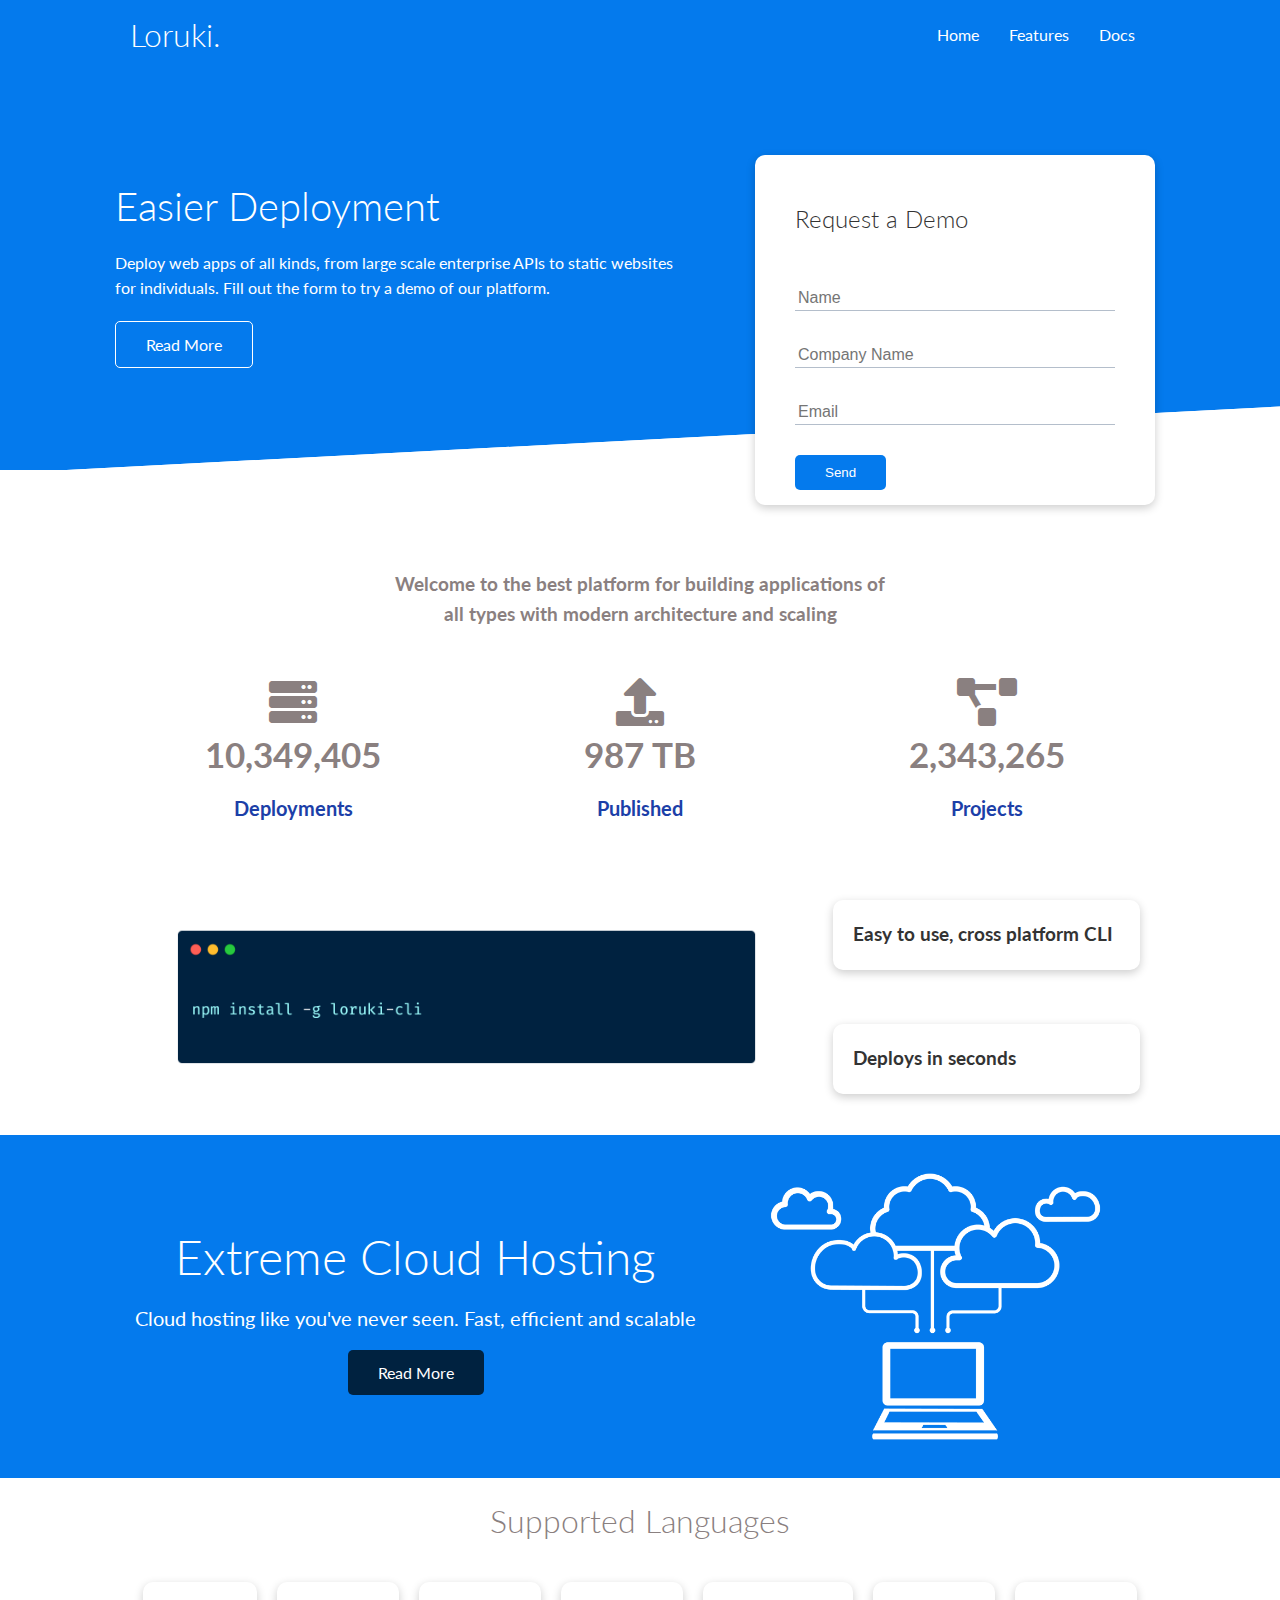
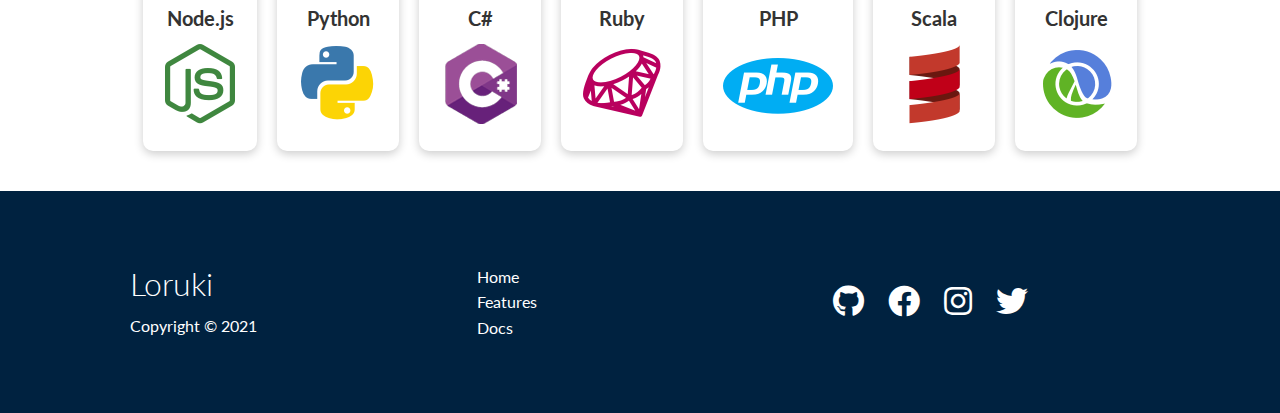
<file: index.html>
<!DOCTYPE html>
<html lang="en">
  <head>
    <meta charset="UTF-8" />
    <meta http-equiv="X-UA-Compatible" content="IE=edge" />
    <meta name="viewport" content="width=device-width, initial-scale=1.0" />
    <link
      rel="stylesheet"
      href="https://cdnjs.cloudflare.com/ajax/libs/font-awesome/5.15.4/css/all.min.css"
      integrity="sha512-1ycn6IcaQQ40/MKBW2W4Rhis/DbILU74C1vSrLJxCq57o941Ym01SwNsOMqvEBFlcgUa6xLiPY/NS5R+E6ztJQ=="
      crossorigin="anonymous"
      referrerpolicy="no-referrer"
    />
    <link rel="stylesheet" href="css/utilities.css" />
    <link rel="stylesheet" href="css/style.css" />
    <title>Loruki | Cloud Hosting for Everyone</title>
  </head>
  <body>
    <!-- Navbar -->
    <div class="navbar">
      <div class="container flex">
        <h1 class="logo">Loruki.</h1>
        <nav>
          <ul>
            <li><a href="index.html">Home</a></li>
            <li><a href="features.html">Features</a></li>
            <li><a href="docs.html">Docs</a></li>
          </ul>
        </nav>
      </div>
    </div>
    <!-- Showcase  -->
    <section class="showcase">
      <div class="container grid">
        <div class="showcase-text">
          <h1>Easier Deployment</h1>
          <p>
            Deploy web apps of all kinds, from large scale enterprise APIs to
            static websites for individuals. Fill out the form to try a demo of
            our platform.
          </p>
          <a href="features.html" class="btn btn-outline">Read More</a>
        </div>
        <div class="showcase-form card">
          <h2>Request a Demo</h2>
          <form name="contact" method="POST" netlify-honeypot="bot-field" data-netlify="true">
            <input type="hidden" name="form-name" value="contact">
            <p class="hidden">
              <label>Don't fill this out if you're human: <input name="bot-field"></label>
            </p>
            <div class="form-control">
              <input type="text" name="name" placeholder="Name" required />
            </div>
            <div class="form-control">
              <input
                type="text"
                name="company"
                placeholder="Company Name"
                required
              />
            </div>
            <div class="form-control">
              <input type="email" name="email" placeholder="Email" required />
            </div>
            <input type="submit" value="Send" class="btn btn-primary" />
          </form>
        </div>
      </div>
    </section>

    <!-- Stats -->
    <section class="stats">
      <div class="container">
        <h3 class="stats-heading text-center my-1">
          Welcome to the best platform for building applications of all types
          with modern architecture and scaling
        </h3>

        <div class="grid grid-3 text-center my-4">
          <div>
            <i class="fas fa-server fa-3x"></i>
            <h3>10,349,405</h3>
            <p class="text-secondary">Deployments</p>
          </div>
          <div>
            <i class="fas fa-upload fa-3x"></i>
            <h3>987 TB</h3>
            <p class="text-secondary">Published</p>
          </div>
          <div>
            <i class="fas fa-project-diagram fa-3x"></i>
            <h3>2,343,265</h3>
            <p class="text-secondary">Projects</p>
          </div>
        </div>
      </div>
    </section>
    <section class="cli">
      <div class="container grid">
        <img src="images/cli.png" alt="" />
        <div class="card">
          <h3>Easy to use, cross platform CLI</h3>
        </div>
        <div class="card">
          <h3>Deploys in seconds</h3>
        </div>
      </div>
    </section>
    <!-- Cloud  -->
    <section class="cloud bg-primary my-2 py-2">
      <div class="container grid">
        <div class="text-center">
          <h2 class="lg">Extreme Cloud Hosting</h2>
          <p class="lead my-1">
            Cloud hosting like you've never seen. Fast, efficient and scalable
          </p>
          <a href="features.html" class="btn btn-dark">Read More</a>
        </div>
        <img src="images/cloud.png" alt="cloud" />
      </div>
    </section>
    <!-- Languages  -->
    <section class="languages">
      <h2 class="md text-center my-2">Supported Languages</h2>
      <div class="container flex">
        <div class="card">
          <h4>Node.js</h4>
          <img src="images/logos/node.png" alt="node logo" />
        </div>
        <div class="card">
          <h4>Python</h4>
          <img src="images/logos/python.png" alt="python logo" />
        </div>
        <div class="card">
          <h4>C#</h4>
          <img src="images/logos/csharp.png" alt="c# logo" />
        </div>
        <div class="card">
          <h4>Ruby</h4>
          <img src="images/logos/ruby.png" alt="ruby logo" />
        </div>
        <div class="card">
          <h4>PHP</h4>
          <img src="images/logos/php.png" alt="php logo" />
        </div>
        <div class="card">
          <h4>Scala</h4>
          <img src="images/logos/scala.png" alt="scala logo" />
        </div>
        <div class="card">
          <h4>Clojure</h4>
          <img src="images/logos/clojure.png" alt="clojure logo" />
        </div>
      </div>
    </section>
    <!-- Footer  -->
    <footer class="footer bg-dark py-5">
      <div class="container grid grid-3">
        <div>
          <h1>Loruki</h1>
          <p>Copyright &copy; 2021</p>
        </div>
        <nav>
          <ul>
            <li><a href="index.html">Home</a></li>
            <li><a href="features.html">Features</a></li>
            <li><a href="docs.html">Docs</a></li>
          </ul>
        </nav>
        <div class="social">
          <a href="#"><i class="fab fa-github fa-2x"></i></a>
          <a href="#"><i class="fab fa-facebook fa-2x"></i></a>
          <a href="#"><i class="fab fa-instagram fa-2x"></i></a>
          <a href="#"><i class="fab fa-twitter fa-2x"></i></a>
        </div>
      </div>
    </footer>
  </body>
</html>
</file>
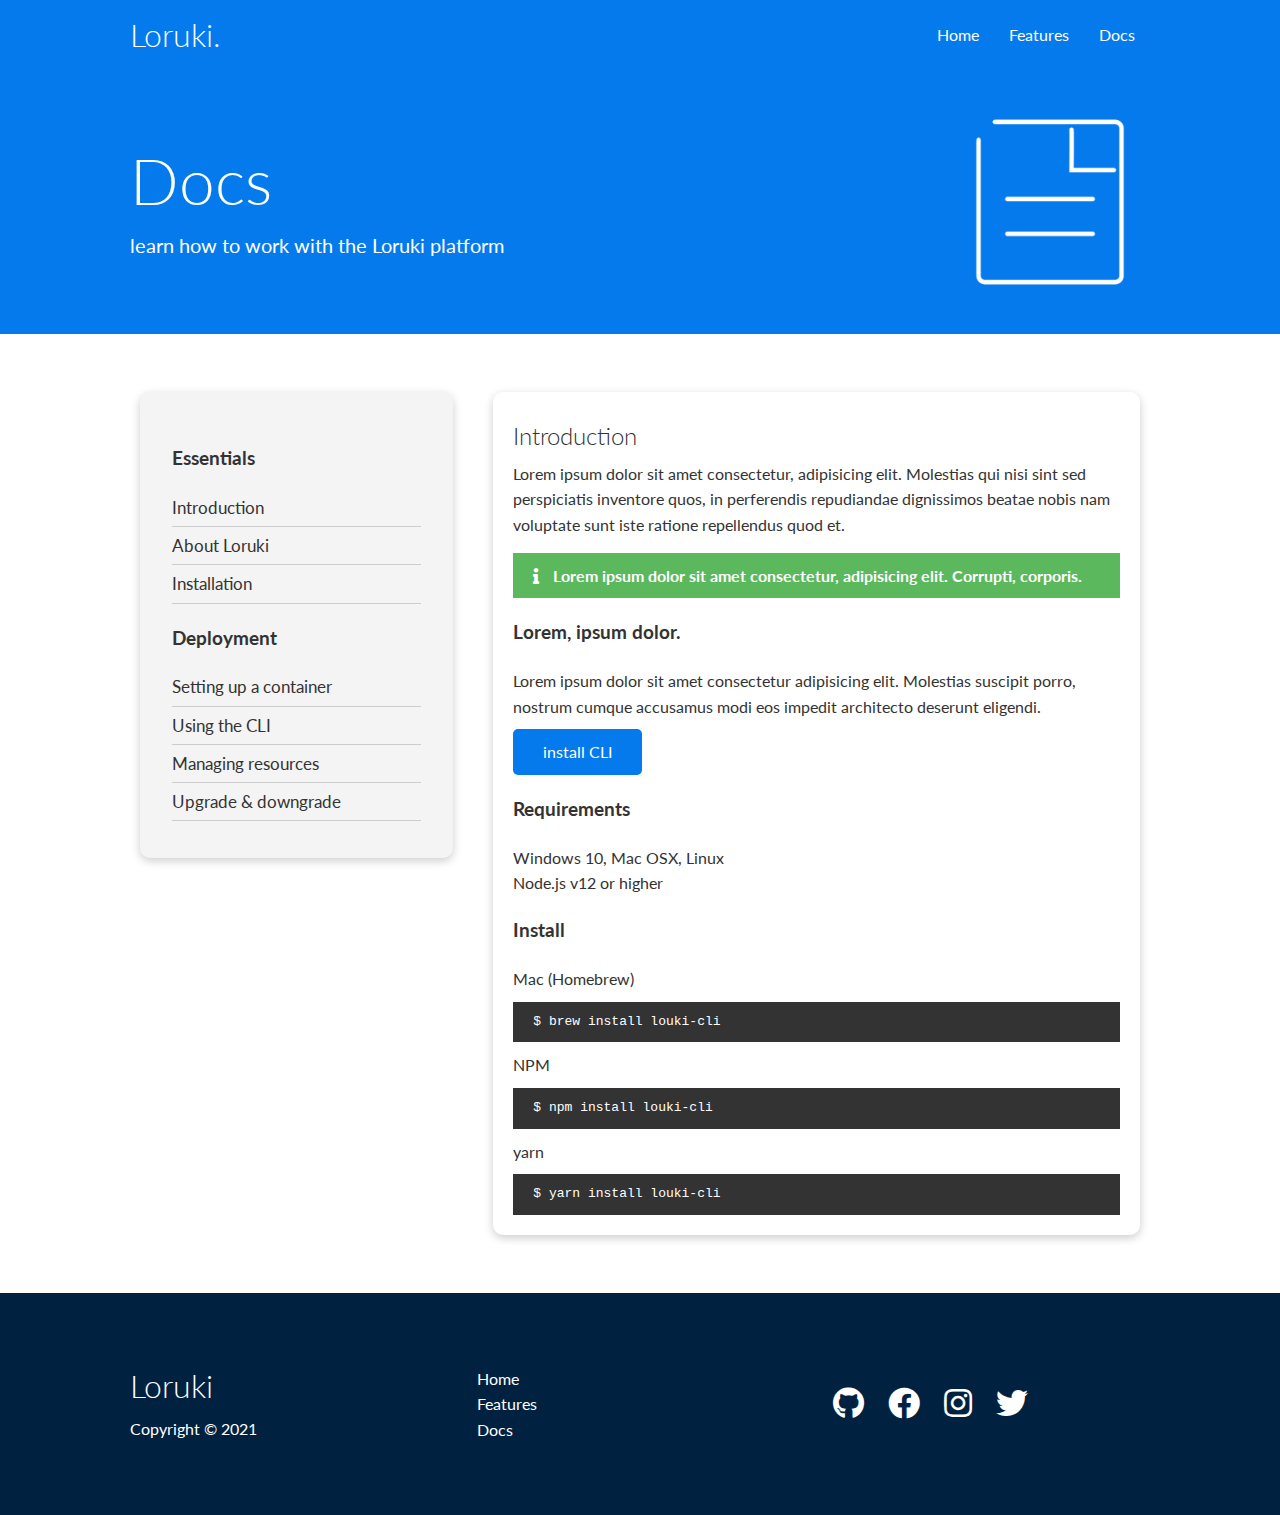
<file: docs.html>
<!DOCTYPE html>
<html lang="en">
  <head>
    <meta charset="UTF-8" />
    <meta http-equiv="X-UA-Compatible" content="IE=edge" />
    <meta name="viewport" content="width=device-width, initial-scale=1.0" />
    <link
      rel="stylesheet"
      href="https://cdnjs.cloudflare.com/ajax/libs/font-awesome/5.15.4/css/all.min.css"
      integrity="sha512-1ycn6IcaQQ40/MKBW2W4Rhis/DbILU74C1vSrLJxCq57o941Ym01SwNsOMqvEBFlcgUa6xLiPY/NS5R+E6ztJQ=="
      crossorigin="anonymous"
      referrerpolicy="no-referrer"
    />
    <link rel="stylesheet" href="css/utilities.css" />
    <link rel="stylesheet" href="css/style.css" />
    <title>Loruki | Cloud Hosting for Everyone</title>
  </head>
  <body>
    <!-- Navbar -->
    <div class="navbar">
      <div class="container flex">
        <h1 class="logo">Loruki.</h1>
        <nav>
          <ul>
            <li><a href="index.html">Home</a></li>
            <li><a href="features.html">Features</a></li>
            <li><a href="docs.html">Docs</a></li>
          </ul>
        </nav>
      </div>
    </div>
    <!-- Head  -->
    <section class="docs-head bg-primary py-3">
      <div class="container grid">
        <div>
          <h1 class="xl">Docs</h1>
          <p class="lead">learn how to work with the Loruki platform</p>
        </div>
        <img src="images/docs.png" alt="" />
      </div>
    </section>

    <!-- Docs main  -->
    <section class="docs-main my-4">
      <div class="container grid">
        <div class="card bg-light p-3">
          <h3 class="my-2">Essentials</h3>
          <nav>
            <ul>
              <li class="text-primary"><a href="#">Introduction</a></li>
              <li><a href="#">About Loruki</a></li>
              <li><a href="#">Installation</a></li>
            </ul>
          </nav>
          <h3 class="my-2">Deployment</h3>
          <nav>
            <ul>
              <li><a href="#">Setting up a container</a></li>
              <li><a href="#">Using the CLI</a></li>
              <li><a href="#">Managing resources</a></li>
              <li><a href="#">Upgrade & downgrade</a></li>
            </ul>
          </nav>
        </div>
        <div class="card">
          <h2>Introduction</h2>
          <p>Lorem ipsum dolor sit amet consectetur, adipisicing elit. Molestias qui nisi sint sed perspiciatis inventore quos, in perferendis repudiandae dignissimos beatae nobis nam voluptate sunt iste ratione repellendus quod et.</p>

          <div class="alert alert-success">
            <i class="fas fa-info"></i>
            Lorem ipsum dolor sit amet consectetur, adipisicing elit. Corrupti, corporis.
          </div>

          <h3>Lorem, ipsum dolor.</h3>
          <p>Lorem ipsum dolor sit amet consectetur adipisicing elit. Molestias suscipit porro, nostrum cumque accusamus modi eos impedit architecto deserunt eligendi.</p>

          <a href="#" class="btn btn-primary">install CLI</a>
          <h3>Requirements</h3>
          <ul>
            <li>Windows 10, Mac OSX, Linux</li>
            <li>Node.js v12 or higher</li>
          </ul>

          <h3>Install</h3>
          <p>Mac (Homebrew)</p>
          <pre><code>$ brew install louki-cli</code></pre>

           <p>NPM</p>
          <pre><code>$ npm install louki-cli</code></pre>

           <p>yarn</p>
          <pre><code>$ yarn install louki-cli</code></pre>
        </div>
      </div>
    </section>

    <!-- Footer  -->
    <footer class="footer bg-dark py-5">
      <div class="container grid grid-3">
        <div>
          <h1>Loruki</h1>
          <p>Copyright &copy; 2021</p>
        </div>
        <nav>
          <ul>
            <li><a href="index.html">Home</a></li>
            <li><a href="features.html">Features</a></li>
            <li><a href="docs.html">Docs</a></li>
          </ul>
        </nav>
        <div class="social">
          <a href="#"><i class="fab fa-github fa-2x"></i></a>
          <a href="#"><i class="fab fa-facebook fa-2x"></i></a>
          <a href="#"><i class="fab fa-instagram fa-2x"></i></a>
          <a href="#"><i class="fab fa-twitter fa-2x"></i></a>
        </div>
      </div>
    </footer>
  </body>
</html>
</file>
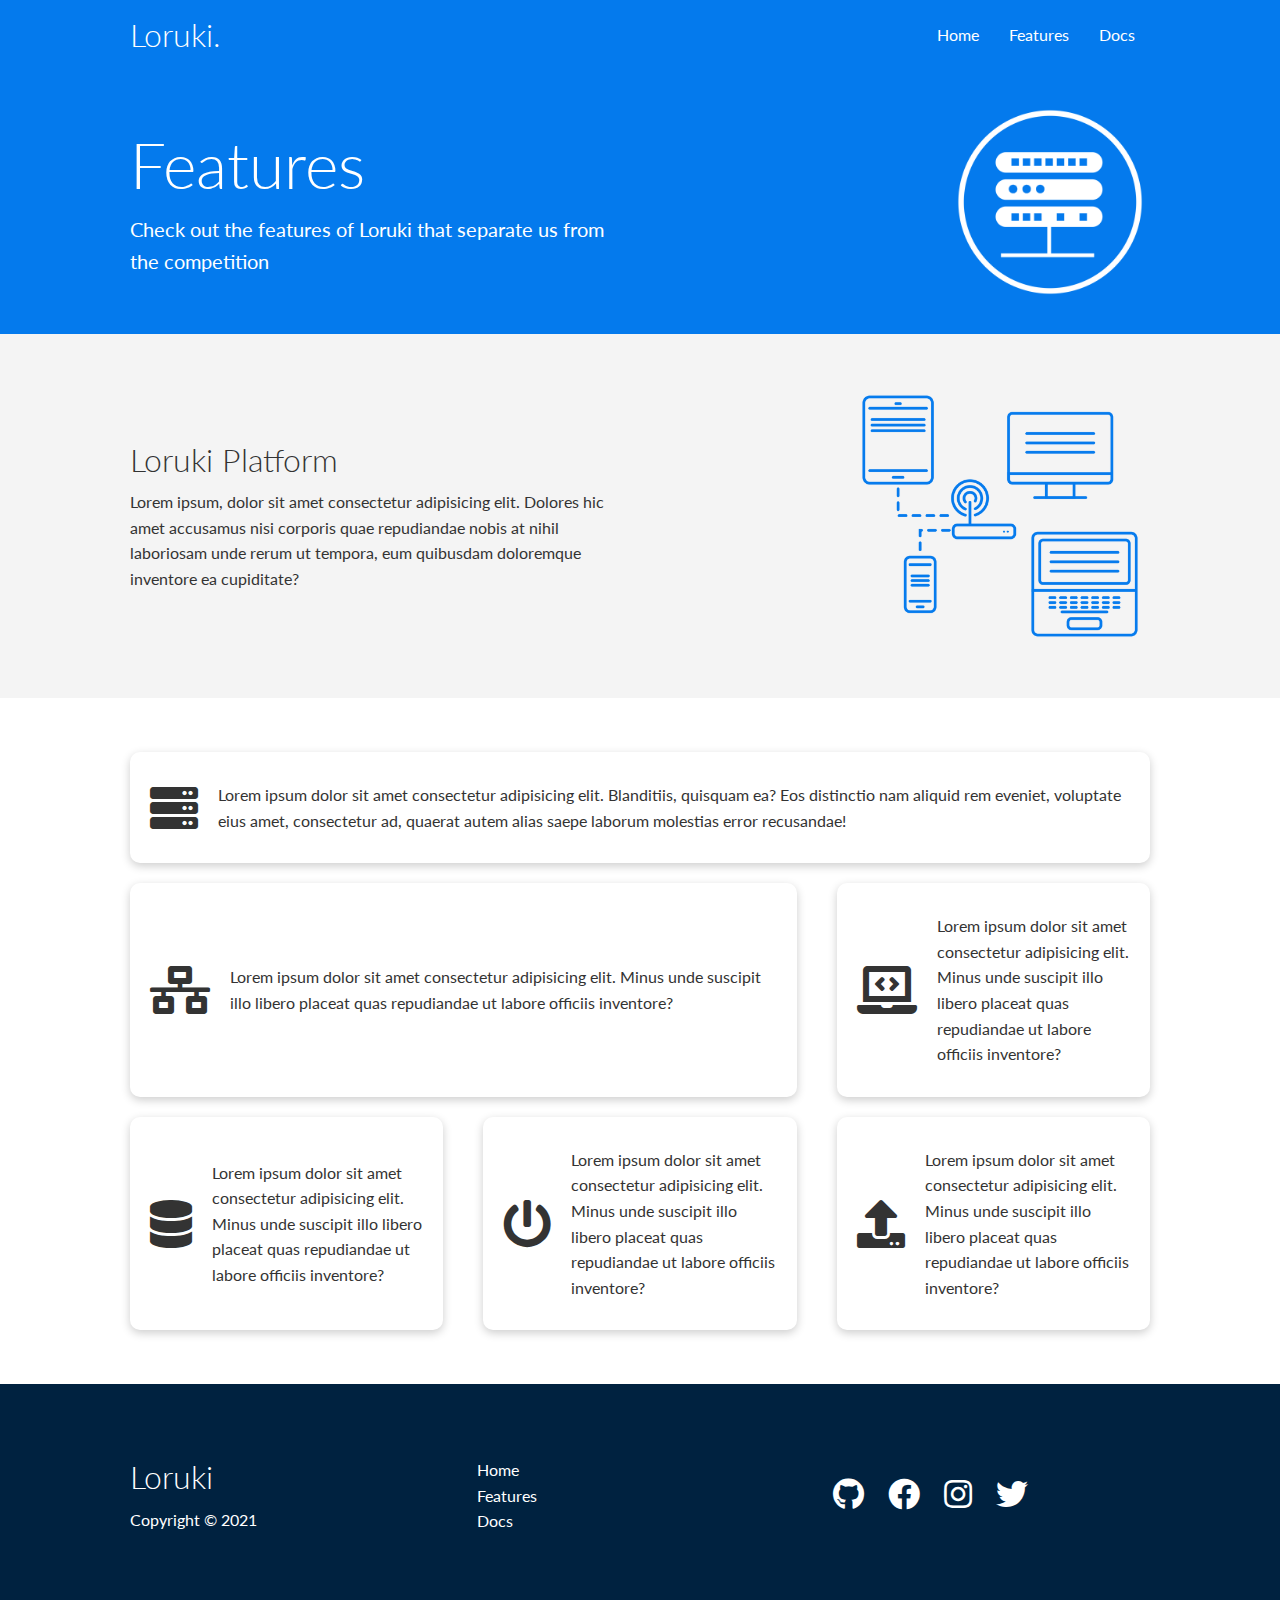
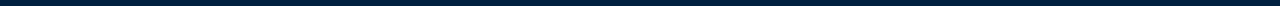
<file: features.html>
<!DOCTYPE html>
<html lang="en">
  <head>
    <meta charset="UTF-8" />
    <meta http-equiv="X-UA-Compatible" content="IE=edge" />
    <meta name="viewport" content="width=device-width, initial-scale=1.0" />
    <link
      rel="stylesheet"
      href="https://cdnjs.cloudflare.com/ajax/libs/font-awesome/5.15.4/css/all.min.css"
      integrity="sha512-1ycn6IcaQQ40/MKBW2W4Rhis/DbILU74C1vSrLJxCq57o941Ym01SwNsOMqvEBFlcgUa6xLiPY/NS5R+E6ztJQ=="
      crossorigin="anonymous"
      referrerpolicy="no-referrer"
    />
    <link rel="stylesheet" href="css/utilities.css" />
    <link rel="stylesheet" href="css/style.css" />
    <title>Loruki | Cloud Hosting for Everyone</title>
  </head>
  <body>
    <!-- Navbar -->
    <div class="navbar">
      <div class="container flex">
        <h1 class="logo">Loruki.</h1>
        <nav>
          <ul>
            <li><a href="index.html">Home</a></li>
            <li><a href="features.html">Features</a></li>
            <li><a href="docs.html">Docs</a></li>
          </ul>
        </nav>
      </div>
    </div>

    <!-- Head  -->
    <section class="features-head bg-primary py-3">
        <div class="container grid">
            <div>
                <h1 class="xl">Features</h1>
                <p class="lead">
                    Check out the features of Loruki that separate us from the competition
                </p>
            </div>
            <img src="images/server.png" alt="">
        </div>
    </section>

    <!-- Sub Head  -->
    <section class="features-subhead bg-light py-3">
        <div class="container grid">
            <div>
                <h1 class="md">Loruki Platform</h1>
                <p>
                    Lorem ipsum, dolor sit amet consectetur adipisicing elit. Dolores hic amet accusamus nisi corporis quae repudiandae nobis at nihil laboriosam unde rerum ut tempora, eum quibusdam doloremque inventore ea cupiditate?
                </p>
            </div>
            <img src="images/server2.png" alt="">
        </div>
    </section>

    <section class="features-main my-2">
        <div class="container grid grid-3">
            <div class="card flex">
                <i class="fas fa-server fa-3x"></i>
                Lorem ipsum dolor sit amet consectetur adipisicing elit. Blanditiis, quisquam ea? Eos distinctio nam aliquid rem eveniet, voluptate eius amet, consectetur ad, quaerat autem alias saepe laborum molestias error recusandae!
            </div>
            <div class="card flex">
                <i class="fas fa-network-wired fa-3x"></i>
                Lorem ipsum dolor sit amet consectetur adipisicing elit. Minus unde suscipit illo libero placeat quas repudiandae ut labore officiis inventore?
            </div>
            <div class="card flex">
                <i class="fas fa-laptop-code fa-3x"></i>
                Lorem ipsum dolor sit amet consectetur adipisicing elit. Minus unde suscipit illo libero placeat quas repudiandae ut labore officiis inventore?
            </div>
            <div class="card flex">
                <i class="fas fa-database fa-3x"></i>
                Lorem ipsum dolor sit amet consectetur adipisicing elit. Minus unde suscipit illo libero placeat quas repudiandae ut labore officiis inventore?
            </div>
            <div class="card flex">
                <i class="fas fa-power-off fa-3x"></i>
                Lorem ipsum dolor sit amet consectetur adipisicing elit. Minus unde suscipit illo libero placeat quas repudiandae ut labore officiis inventore?
            </div>
            <div class="card flex">
                <i class="fas fa-upload fa-3x"></i>
                Lorem ipsum dolor sit amet consectetur adipisicing elit. Minus unde suscipit illo libero placeat quas repudiandae ut labore officiis inventore?
            </div>
        </div>
    </section>

    <!-- Footer  -->
    <footer class="footer bg-dark py-5">
      <div class="container grid grid-3">
        <div>
          <h1>Loruki</h1>
          <p>Copyright &copy; 2021</p>
        </div>
        <nav>
          <ul>
            <li><a href="index.html">Home</a></li>
            <li><a href="features.html">Features</a></li>
            <li><a href="docs.html">Docs</a></li>
          </ul>
        </nav>
        <div class="social">
          <a href="#"><i class="fab fa-github fa-2x"></i></a>
          <a href="#"><i class="fab fa-facebook fa-2x"></i></a>
          <a href="#"><i class="fab fa-instagram fa-2x"></i></a>
          <a href="#"><i class="fab fa-twitter fa-2x"></i></a>
        </div>
      </div>
    </footer>
  </body>
</html>
</file>
<file: css/utilities.css>
/* Utilities  */
.container {
  max-width: 1100px;
  margin: 0 auto;
  overflow: auto;
  padding: 0 40px;
}

.card {
  background-color: #fff;
  color: #333;
  border-radius: 10px;
  box-shadow: 0 3px 10px rgba(0, 0, 0, 0.2);
  padding: 20px;
  margin: 10px;
}

.btn {
  display: inline-block;
  padding: 10px 30px;
  cursor: pointer;
  background: var(--primary-color);
  color: #fff;
  border: none;
  border-radius: 5px;
}

.btn-outline {
  background-color: transparent;
  border: 1px #fff solid;
}

.btn:hover {
  transform: scale(0.98);
}

/* Backgrounds & colored buttons  */
.bg-primary,
.btn-primary {
  background-color: var(--primary-color);
  color: #fff;
}

.bg-secondary,
.btn-secondary {
  background-color: var(--secondary-color);
  color: #fff;
}

.bg-dark,
.btn-dark {
  background-color: var(--dark-color);
  color: #fff;
}

.bg-light,
.btn-light {
  background-color: var(--light-color);
  color: #333;
}

.bg-primary a,
.btn-primary a,
.bg-secondary a,
.btn-secondary a,
.bg-dark a,
.btn-dark a {
    color: #fff;
}

/* Text colors  */

.text-primary {
  color: var(--primary-color);
}

.text-secondary {
  color: var(--secondary-color);
}

.text-dark {
  color: var(--dark-color);
}

.text-light {
  color: var(--light-color);
}

/* Text sizes  */
.lead {
    font-size: 20px;
}

.sm {
    font-size: 1rem;
}

.md {
    font-size: 2rem;
}

.lg {
    font-size: 3rem;
}

.xl {
    font-size: 4rem;
}

.text-center {
  text-align: center;
}

/* Alert  */
.alert {
  background-color: var(--light-color);
  padding: 10px 20px; 
  font-weight: bold;
  margin: 15px 0;
}

.alert i {
  margin-right: 10px;
}

.alert-success {
  background-color: var(--success-color);
  color: #fff;
}

.alert-error {
  background-color: var(--error-color);
  color: #fff;
}

.flex {
  display: flex;
  justify-content: center;
  align-items: center;
  height: 100%;
}

.grid {
  display: grid;
  grid-template-columns: repeat(2, 1fr);
  gap: 20px;
  justify-content: center;
  align-items: center;
  height: 100%;
}

.grid-3 {
  grid-template-columns: repeat(3, 1fr);
}

/* Margin */

.my-1 {
  margin: 1rem 0;
}

.my-2 {
  margin: 1.5rem 0;
}

.my-3 {
  margin: 2rem 0;
}

.my-4 {
  margin: 3rem 0;
}

.my-5 {
  margin: 4rem 0;
}

.m-1 {
  margin: 1rem;
}

.m-2 {
  margin: 1.5rem;
}

.m-3 {
  margin: 2rem;
}

.m-4 {
  margin: 3rem;
}

.m-5 {
  margin: 4rem;
}

/* Padding  */

.py-1 {
  padding: 1rem 0;
}

.py-2 {
  padding: 1.5rem 0;
}

.py-3 {
  padding: 2rem 0;
}

.py-4 {
  padding: 3rem 0;
}

.py-5 {
  padding: 4rem 0;
}

.p-1 {
  padding: 1rem;
}

.p-2 {
  padding: 1.5rem;
}

.p-3 {
  padding: 2rem;
}

.p-4 {
  padding: 3rem;
}

.p-5 {
  padding: 4rem;
}
</file>
<file: css/style.css>
@import url('https://fonts.googleapis.com/css2?family=Lato:wght@300&display=swap');

:root {
  --primary-color: #047aed;
  --secondary-color: #1c3fa8;
  --dark-color: #002240;
  --light-color: #f4f4f4;
  --success-color: #5cb85c;
  --error-color: #d9534f;
}

* {
  box-sizing: border-box;
  padding: 0;
  margin: 0;
}

body {
  font-family: 'Lato', sans-serif;
  color: rgb(138, 128, 128);
  line-height: 1.6;
}

ul {
  list-style-type: none;
}

a {
  text-decoration: none;
  color: #333;
}

h1,
h2 {
  font-weight: 300;
  line-height: 1.2;
  margin: 10px 0;
}

p {
  margin: 10px 0;
}

img {
  width: 100%;
}

code, pre {
  background-color: #333;
  color: #fff;
  padding: 10px;
}

.hidden {
  visibility: hidden;
  height: 0;
}

/* Navbar  */
.navbar {
  background-color: var(--primary-color);
  color: #fff;
  height: 70px;
}

.navbar ul {
  display: flex;
}

.navbar a {
  color: #fff;
  padding: 10px;
  margin: 0 5px;
}

.navbar .flex {
  justify-content: space-between;
}

.navbar a:hover {
  border-bottom: 2px #fff solid;
}

/* Showcase  */
.showcase {
  height: 400px;
  background-color: var(--primary-color);
  color: #fff;
  position: relative;
}

.showcase h1 {
  font-size: 40px;
}

.showcase p {
  margin: 20px 0;
}

.showcase .grid {
  overflow: visible;
  grid-template-columns: 55% 45%;
  gap: 30px;
}

.showcase-text {
  animation: slideInFromLeft 1s ease-in;
}

.showcase-form {
  position: relative;
  top: 60px;
  height: 350px;
  width: 400px;
  padding: 40px;
  z-index: 100;
  justify-self: flex-end;
  animation: slideInFromRight 1s ease-in;
}

.showcase-form .form-control {
  margin: 30px 0;
}

.showcase-form input[type='text'],
.showcase-form input[type='email'] {
  border: 0;
  border-bottom: 1px solid #b4becb;
  width: 100%;
  padding: 3px;
  font-size: 16px;
}

.showcase-form input:focus {
    outline: none;
}

.showcase::before,
.showcase::after {
    content: '';
    position: absolute;
    height: 100px;
    bottom: -70px;
    right: 0;
    left: 0;
    background: #fff;
    transform: skewY(-3deg);
    --webkit-transform: skewY(-3deg);
    --moz-transform: skewY(-3deg);
    --ms-transform: skewY(-3deg);
}

/* Stats  */
.stats {
    padding-top: 100px;
    animation: slideInFromBottom 1s ease-in;
}

.stats-heading {
  max-width: 500px;
  margin: auto;
}

.stats .grid h3 {
  font-size: 35px;
}

.stats .grid p {
  font-size: 20px;
  font-weight: bold;
}

/* CLI  */
.cli .grid {
  grid-template-columns: repeat(3, 1fr);
  grid-template-rows: repeat(2, 1fr);
}

.cli .grid > *:first-child {
  grid-column: 1 / span 2;
  grid-row: 1 / span 2;
}

/* Cloud  */
.cloud .grid {
  grid-template-columns: 4fr 3fr;
}

/* Languages  */
.languages .flex {
  flex-wrap: wrap;
}

.languages .card {
  text-align: center;
  margin: 18px 10px 40px;
  transition: transform 0.2s ease-in
}

.languages .card h4 {
  font-size: 20px;
  margin-bottom: 10px;
}

.languages .card:hover {
  transform: translateY(-15px);
}

/* Features  */
.features-head img, .docs-head img {
  width: 200px;
  justify-self: flex-end;
}

.features-subhead img {
  width: 300px;
  justify-self: flex-end;
}

.features-main .card > i {
  margin-right: 20px;
}

.features-main .grid {
  padding: 30px;
}

.features-main .grid > *:first-child {
  grid-column: 1 / span 3;
}

.features-main .grid > *:nth-child(2) {
  grid-column: 1 / span 2;
}

/* Docs  */
.docs-main h3 {
  margin: 20px 0;
}

.docs-main .grid {
  grid-template-columns: 1fr 2fr;
  align-items: flex-start;
}

.docs-main nav li {
  font-size: 17px;
  padding-bottom: 5px; 
  margin-bottom: 5px;
  border-bottom: 1px #ccc solid;
}

.docs-main a:hover {
  font-weight: bold;
}

/* Footer  */
.footer .social a {
  margin: 0 10px;
}

/* Animations  */
@keyframes slideInFromLeft {
  0% {
    transform: translateX(-100%);
  }
  100% {
    transform: translateX(0);
  } 
}

@keyframes slideInFromRight {
  0% {
    transform: translateX(100%);
  }
  100% {
    transform: translateX(0);
  } 
}

@keyframes slideInFromTop {
  0% {
    transform: translateY(-100%);
  }
  100% {
    transform: translateX(0);
  } 
}

@keyframes slideInFromBottom {
  0% {
    transform: translateY(100%);
  }
  100% {
    transform: translateX(0);
  } 
}

/* Tablets and Under  */
@media(max-width: 768px) {
  .grid,
  .showcase .grid,
  .stats .grid,
  .cli .grid,
  .cloud .grid,
  .features-main .grid,
  .docs-main grid {
    grid-template-columns: 1fr;
    grid-template: 1fr;
  }

  .showcase {
    height: auto;
  }

  .showcase-text {
    text-align: center;
    margin-top: 40px;
    animation: slideInFromTop 1s ease-in;
  }

  .showcase-form {
    justify-self: center;
    margin: auto;
    animation: slideInFromBottom 1s ease-in;
  }

  .cli .grid > *:first-child {
  grid-column: 1;
  grid-row: 1;
}

  .features-head,
  .features-subhead,
  .docs-head {
    text-align: center;
}

  .features-head img,
  .features-subhead img,
  .docs-head img {
    justify-self: center;
}

.features-main .grid >*:first-child,
.features-main .grid >*:nth-child(2) {
  grid-column: 1;
}
}

/* Mobile  */ 
@media(max-width: 500px){
  .navbar {
    height: 110px;
  }

  .navbar .flex {
    flex-direction: column;
  }

  .navbar ul {
    padding: 10px;
    background-color: rgba(0, 0, 0, 0.1);
  }
}
</file>
